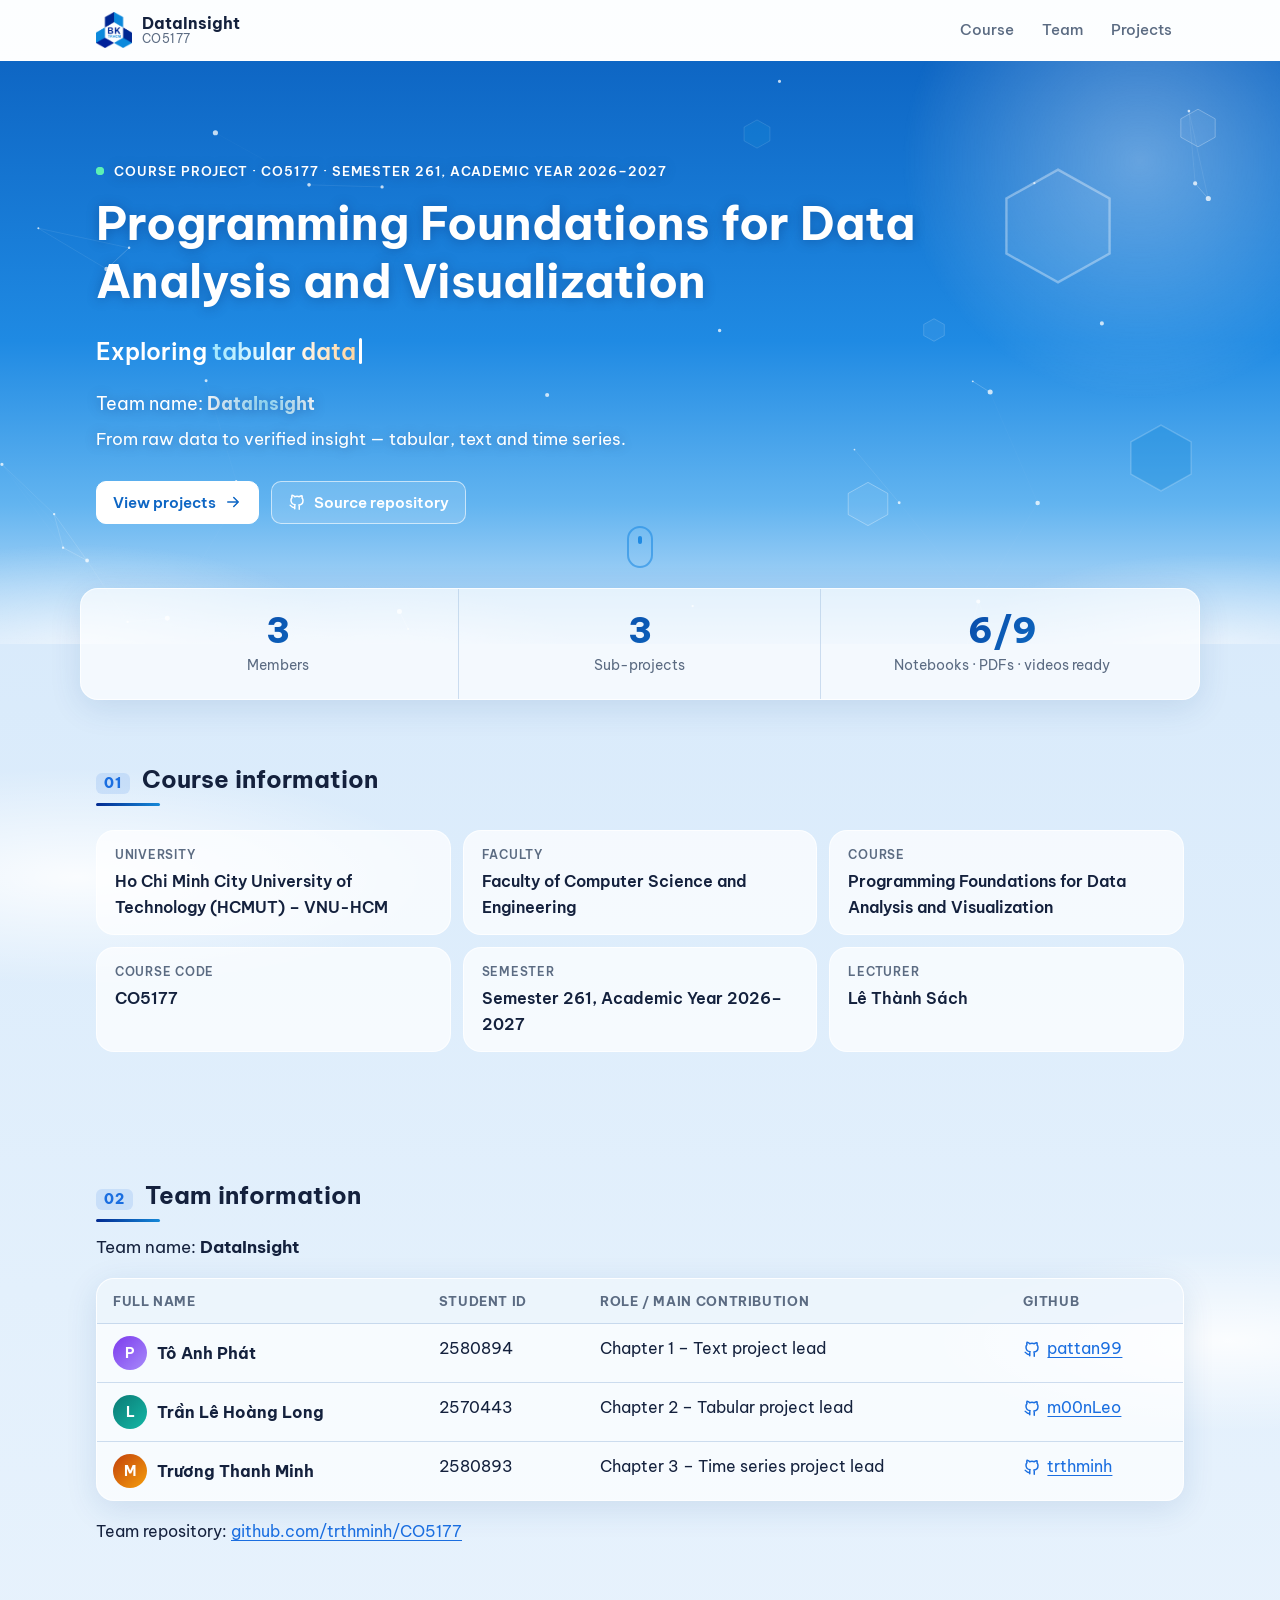
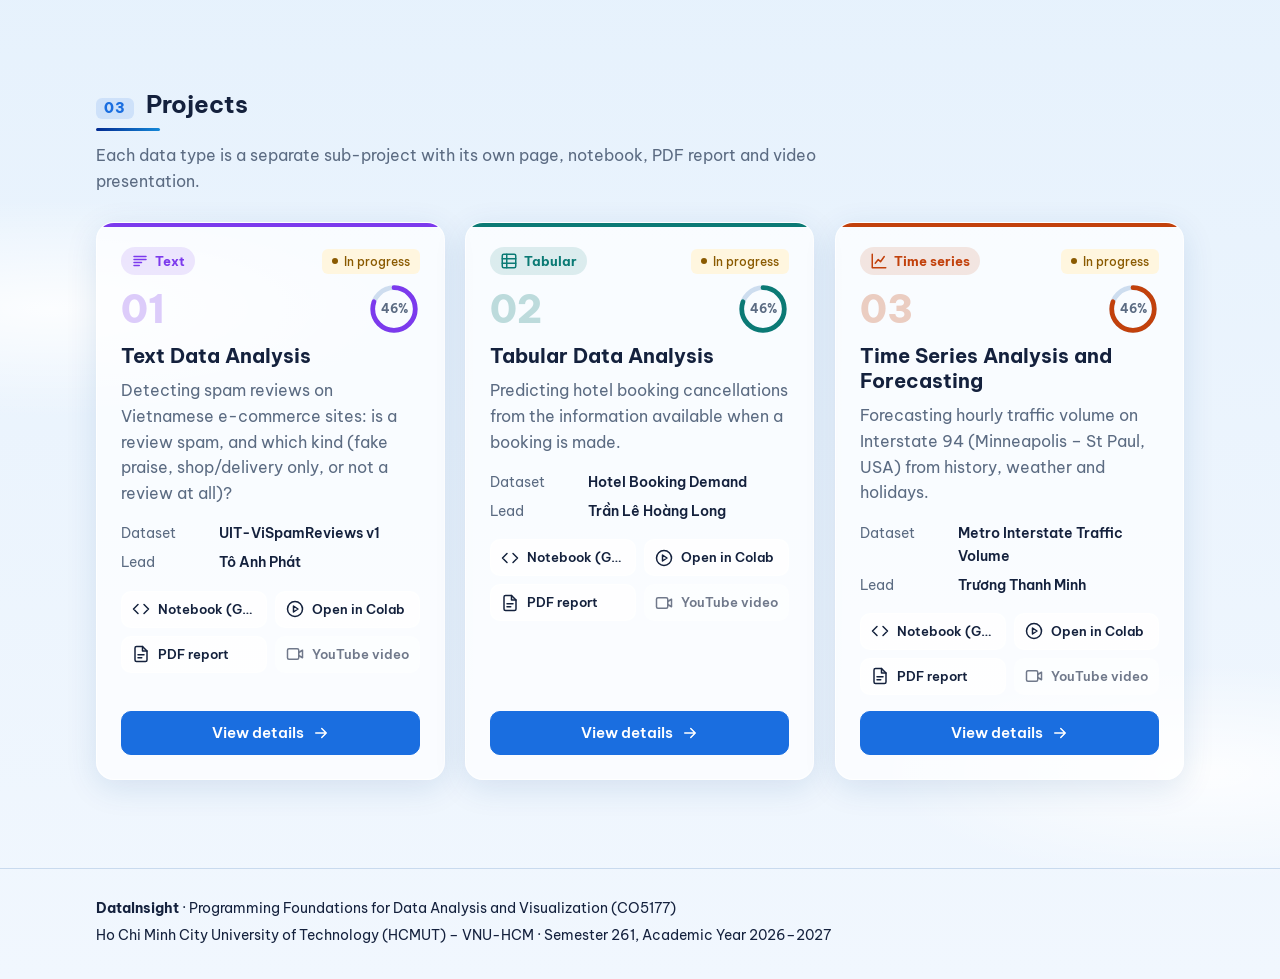
<file: index.html>
<!doctype html>
<html lang="en">
<head>
  <meta charset="utf-8">
  <meta name="viewport" content="width=device-width, initial-scale=1">
  <title>DataInsight · CO5177</title>
  <meta name="description" content="Course project for Programming Foundations for Data Analysis and Visualization (CO5177) – team DataInsight, HCMUT.">
  <link rel="icon" type="image/png" href="assets/img/hcmut-logo.png">
  <link rel="preconnect" href="https://fonts.googleapis.com">
  <link rel="preconnect" href="https://fonts.gstatic.com" crossorigin>
  <link href="https://fonts.googleapis.com/css2?family=Be+Vietnam+Pro:wght@400;500;600;700;800&display=swap" rel="stylesheet">
  <link rel="stylesheet" href="assets/css/style.css?v=8">
  <link rel="stylesheet" href="assets/css/effects.css?v=8">
  <link rel="stylesheet" href="assets/css/theme.css?v=8">
</head>
<body data-root="" data-page="home">
  <header class="site-header" id="site-header"></header>
  <main id="app">
    <noscript>
      <div class="noscript">
        This page requires JavaScript.<br>
        Repository: <a href="https://github.com/trthminh/CO5177">github.com/trthminh/CO5177</a>
      </div>
    </noscript>
  </main>
  <footer class="site-footer" id="site-footer"></footer>
  <script src="assets/js/data.js?v=10"></script>
  <script src="assets/js/effects.js?v=9"></script>
  <script src="assets/js/render.js?v=9"></script>
</body>
</html>
</file>
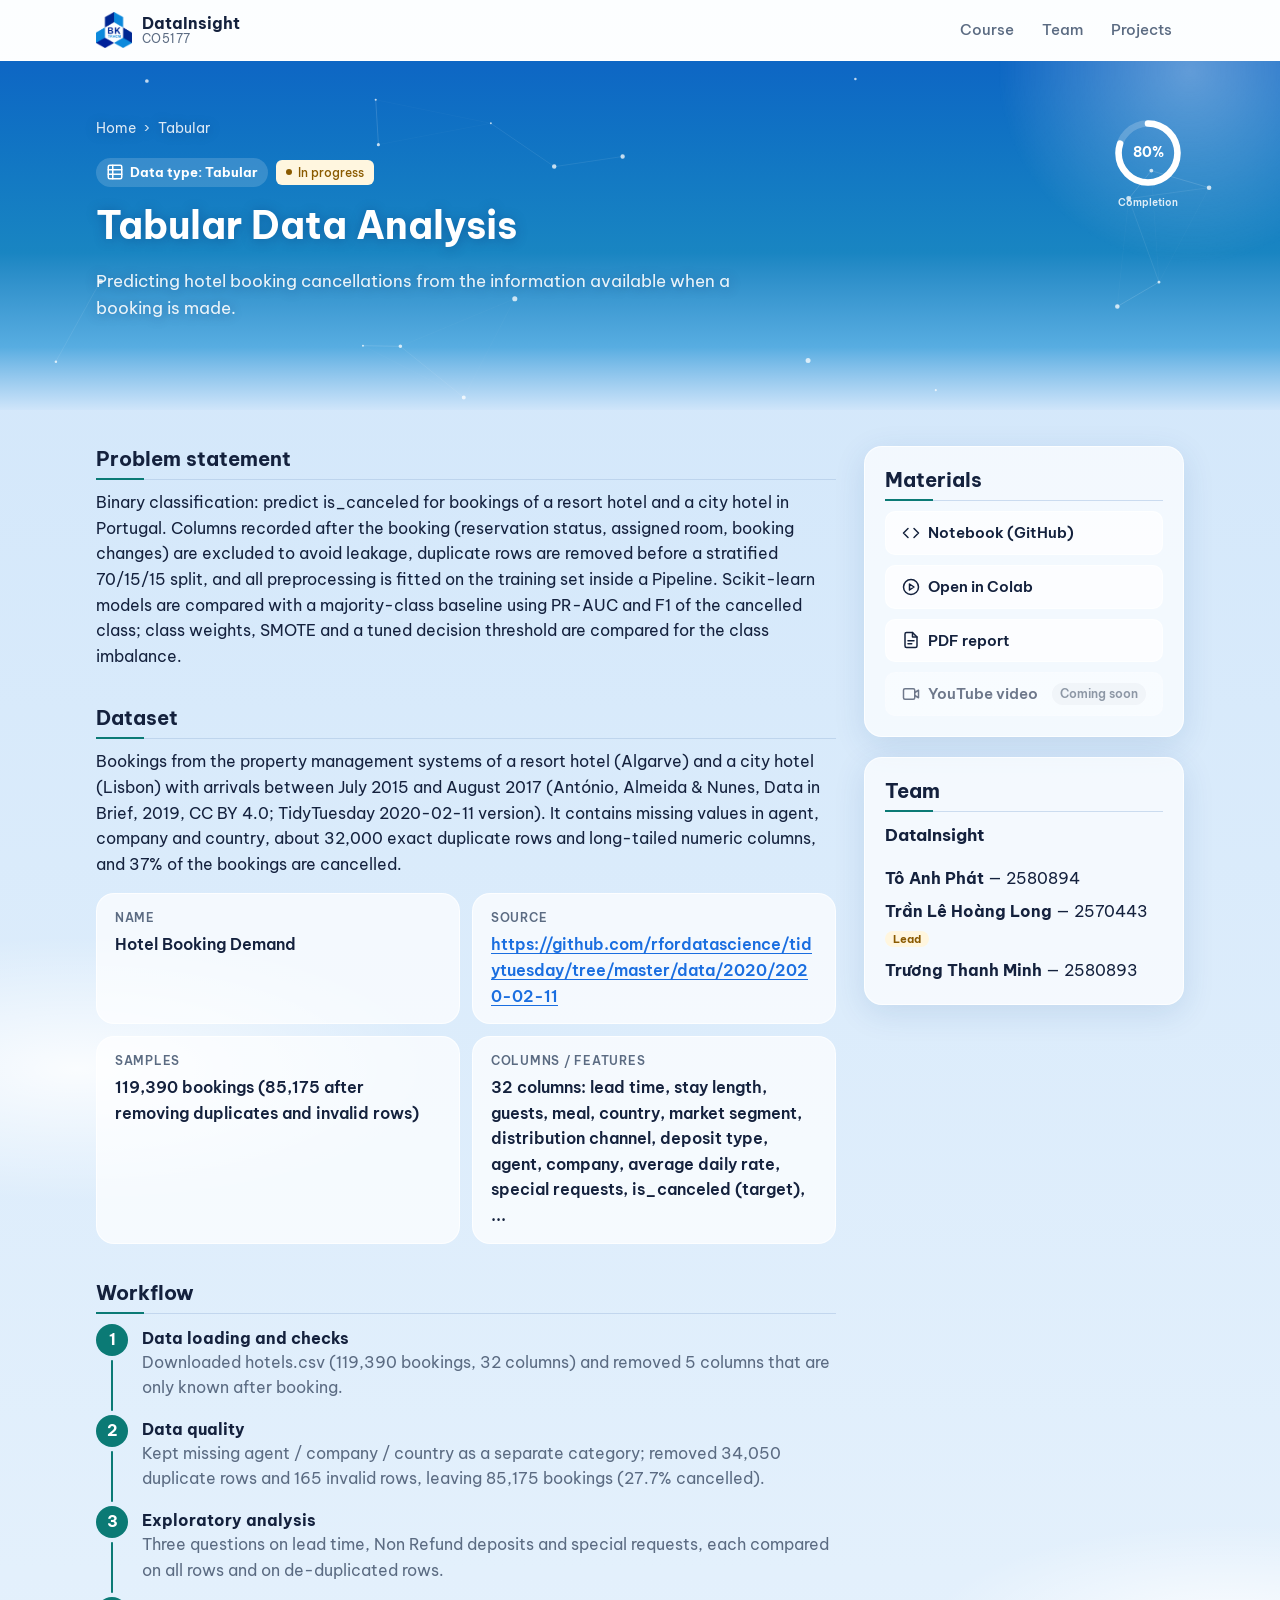
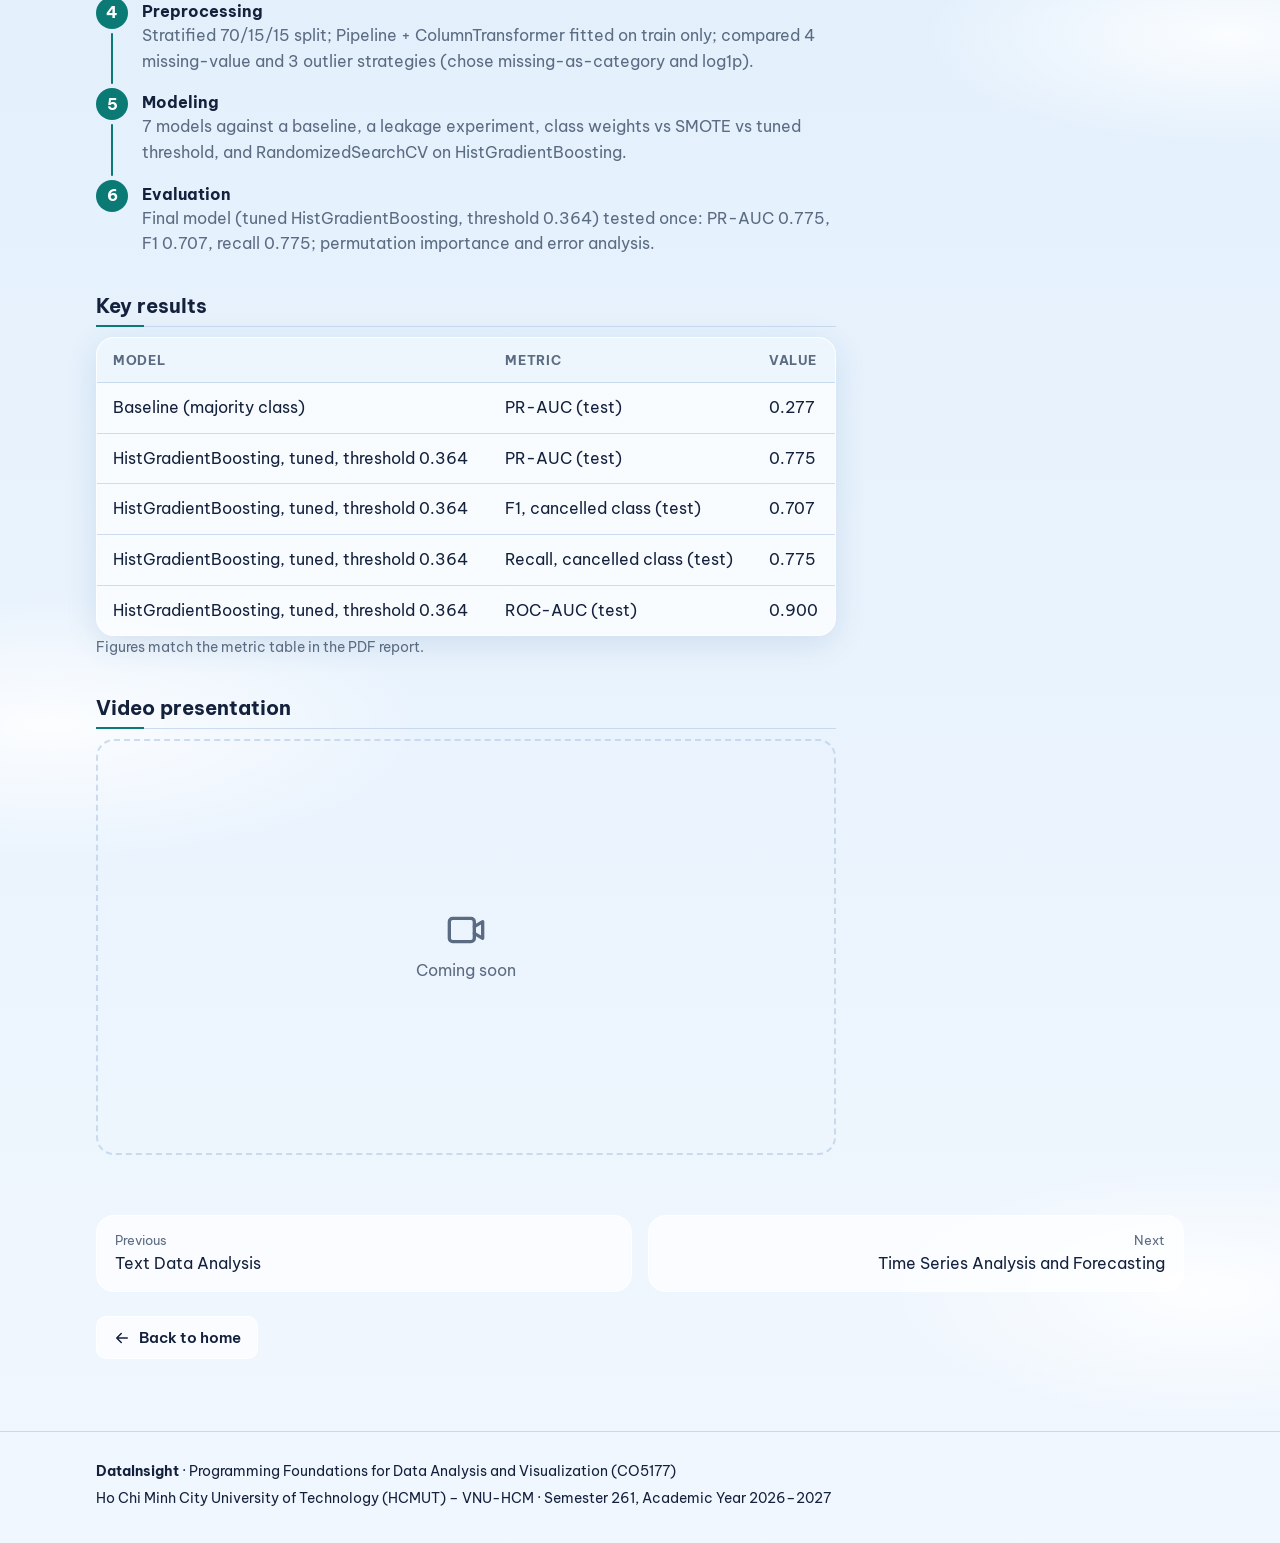
<file: tabular/index.html>
<!doctype html>
<html lang="en">
<head>
  <meta charset="utf-8">
  <meta name="viewport" content="width=device-width, initial-scale=1">
  <title>Tabular · DataInsight</title>
  <meta name="description" content="Course project for Programming Foundations for Data Analysis and Visualization (CO5177) – team DataInsight, HCMUT.">
  <link rel="icon" type="image/png" href="../assets/img/hcmut-logo.png">
  <link rel="preconnect" href="https://fonts.googleapis.com">
  <link rel="preconnect" href="https://fonts.gstatic.com" crossorigin>
  <link href="https://fonts.googleapis.com/css2?family=Be+Vietnam+Pro:wght@400;500;600;700;800&display=swap" rel="stylesheet">
  <link rel="stylesheet" href="../assets/css/style.css?v=8">
  <link rel="stylesheet" href="../assets/css/effects.css?v=8">
  <link rel="stylesheet" href="../assets/css/theme.css?v=8">
</head>
<body data-root="../" data-page="project" data-project="tabular">
  <header class="site-header" id="site-header"></header>
  <main id="app">
    <noscript>
      <div class="noscript">
        This page requires JavaScript.<br>
        Repository: <a href="https://github.com/trthminh/CO5177">github.com/trthminh/CO5177</a>
      </div>
    </noscript>
  </main>
  <footer class="site-footer" id="site-footer"></footer>
  <script src="../assets/js/data.js?v=10"></script>
  <script src="../assets/js/effects.js?v=9"></script>
  <script src="../assets/js/render.js?v=9"></script>
</body>
</html>
</file>
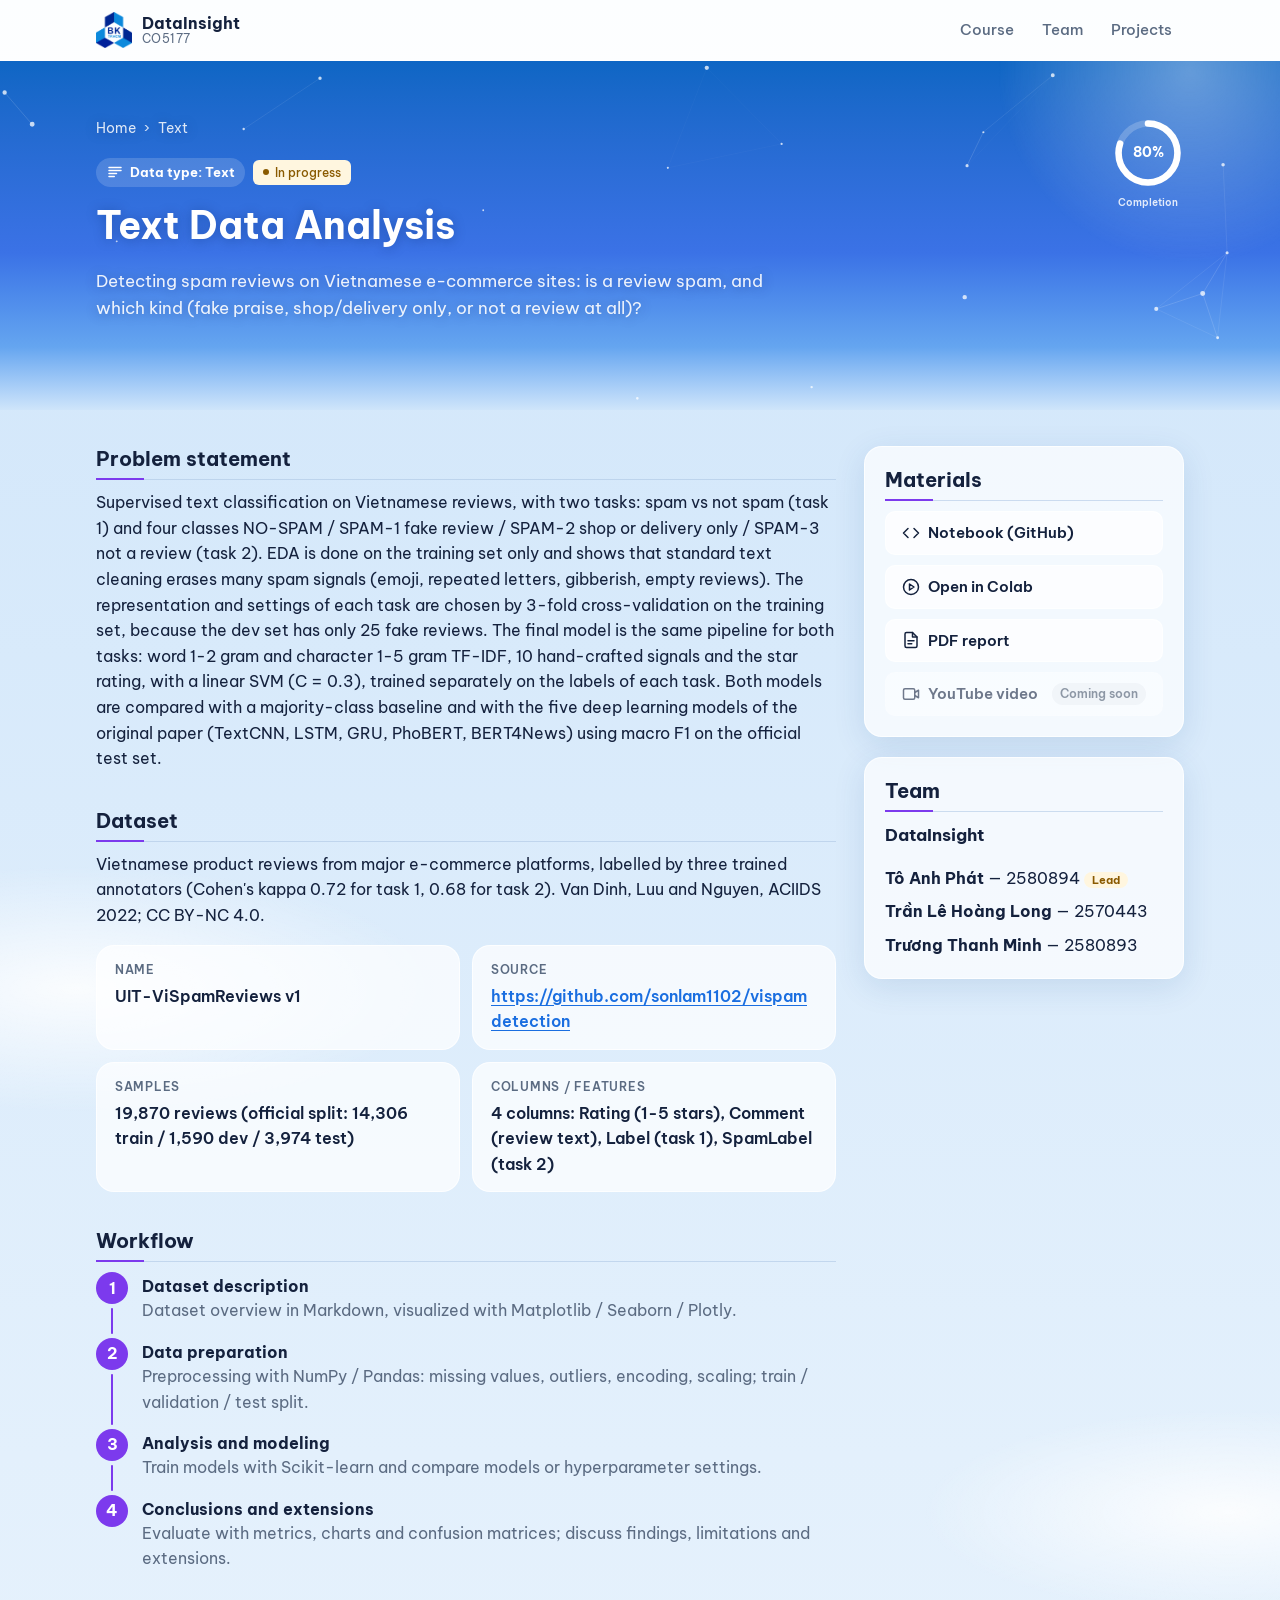
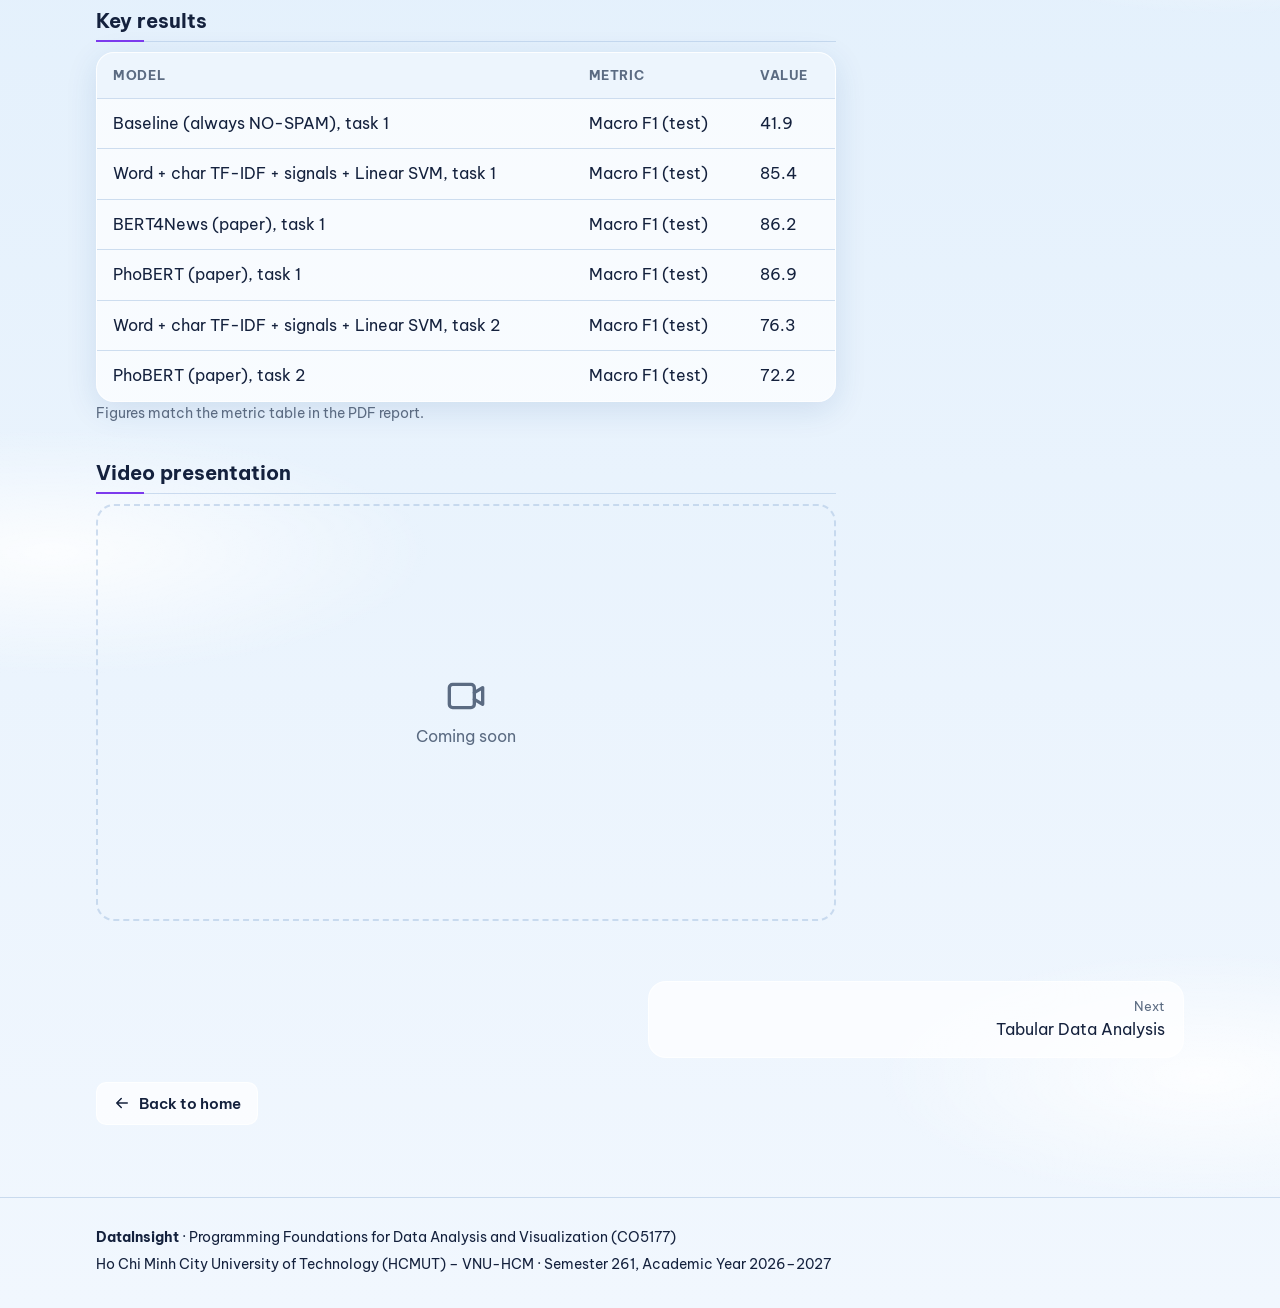
<file: text/index.html>
<!doctype html>
<html lang="en">
<head>
  <meta charset="utf-8">
  <meta name="viewport" content="width=device-width, initial-scale=1">
  <title>Text · DataInsight</title>
  <meta name="description" content="Course project for Programming Foundations for Data Analysis and Visualization (CO5177) – team DataInsight, HCMUT.">
  <link rel="icon" type="image/png" href="../assets/img/hcmut-logo.png">
  <link rel="preconnect" href="https://fonts.googleapis.com">
  <link rel="preconnect" href="https://fonts.gstatic.com" crossorigin>
  <link href="https://fonts.googleapis.com/css2?family=Be+Vietnam+Pro:wght@400;500;600;700;800&display=swap" rel="stylesheet">
  <link rel="stylesheet" href="../assets/css/style.css?v=8">
  <link rel="stylesheet" href="../assets/css/effects.css?v=8">
  <link rel="stylesheet" href="../assets/css/theme.css?v=8">
</head>
<body data-root="../" data-page="project" data-project="text">
  <header class="site-header" id="site-header"></header>
  <main id="app">
    <noscript>
      <div class="noscript">
        This page requires JavaScript.<br>
        Repository: <a href="https://github.com/trthminh/CO5177">github.com/trthminh/CO5177</a>
      </div>
    </noscript>
  </main>
  <footer class="site-footer" id="site-footer"></footer>
  <script src="../assets/js/data.js?v=10"></script>
  <script src="../assets/js/effects.js?v=9"></script>
  <script src="../assets/js/render.js?v=9"></script>
</body>
</html>
</file>
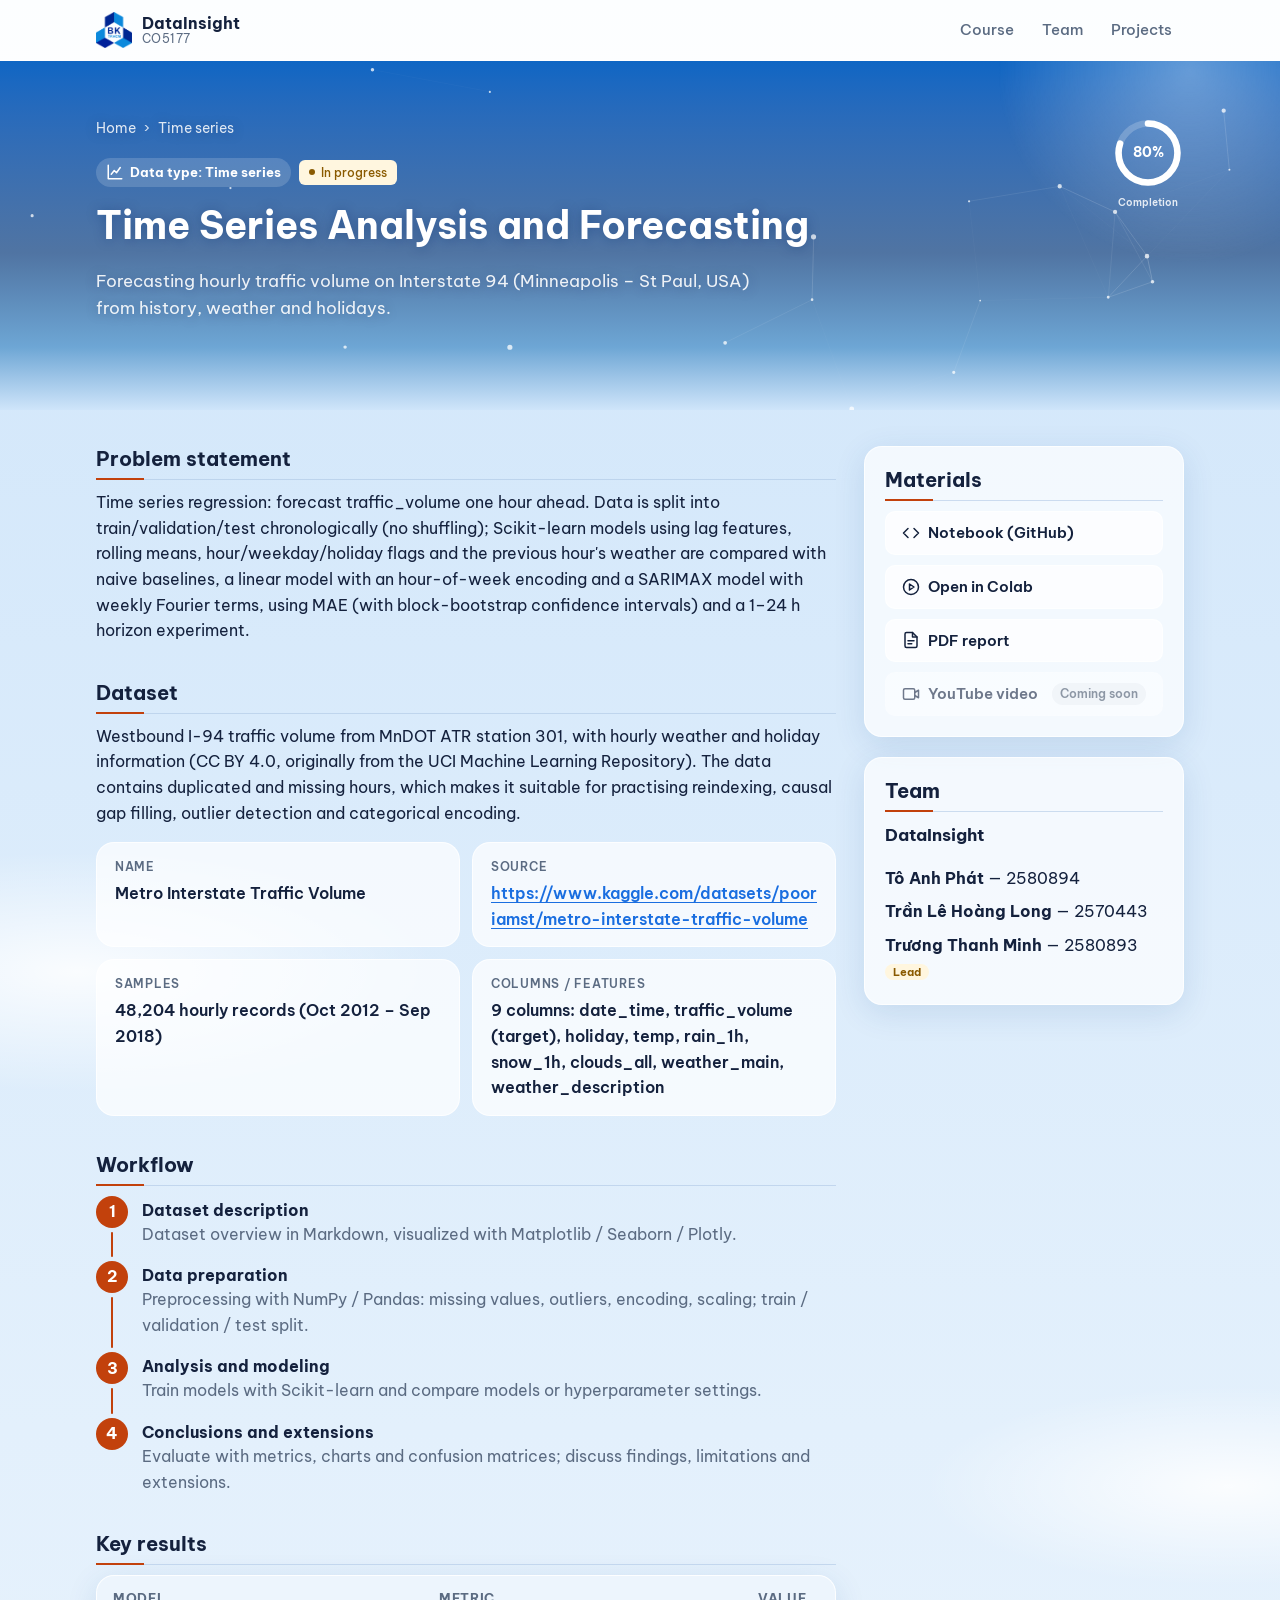
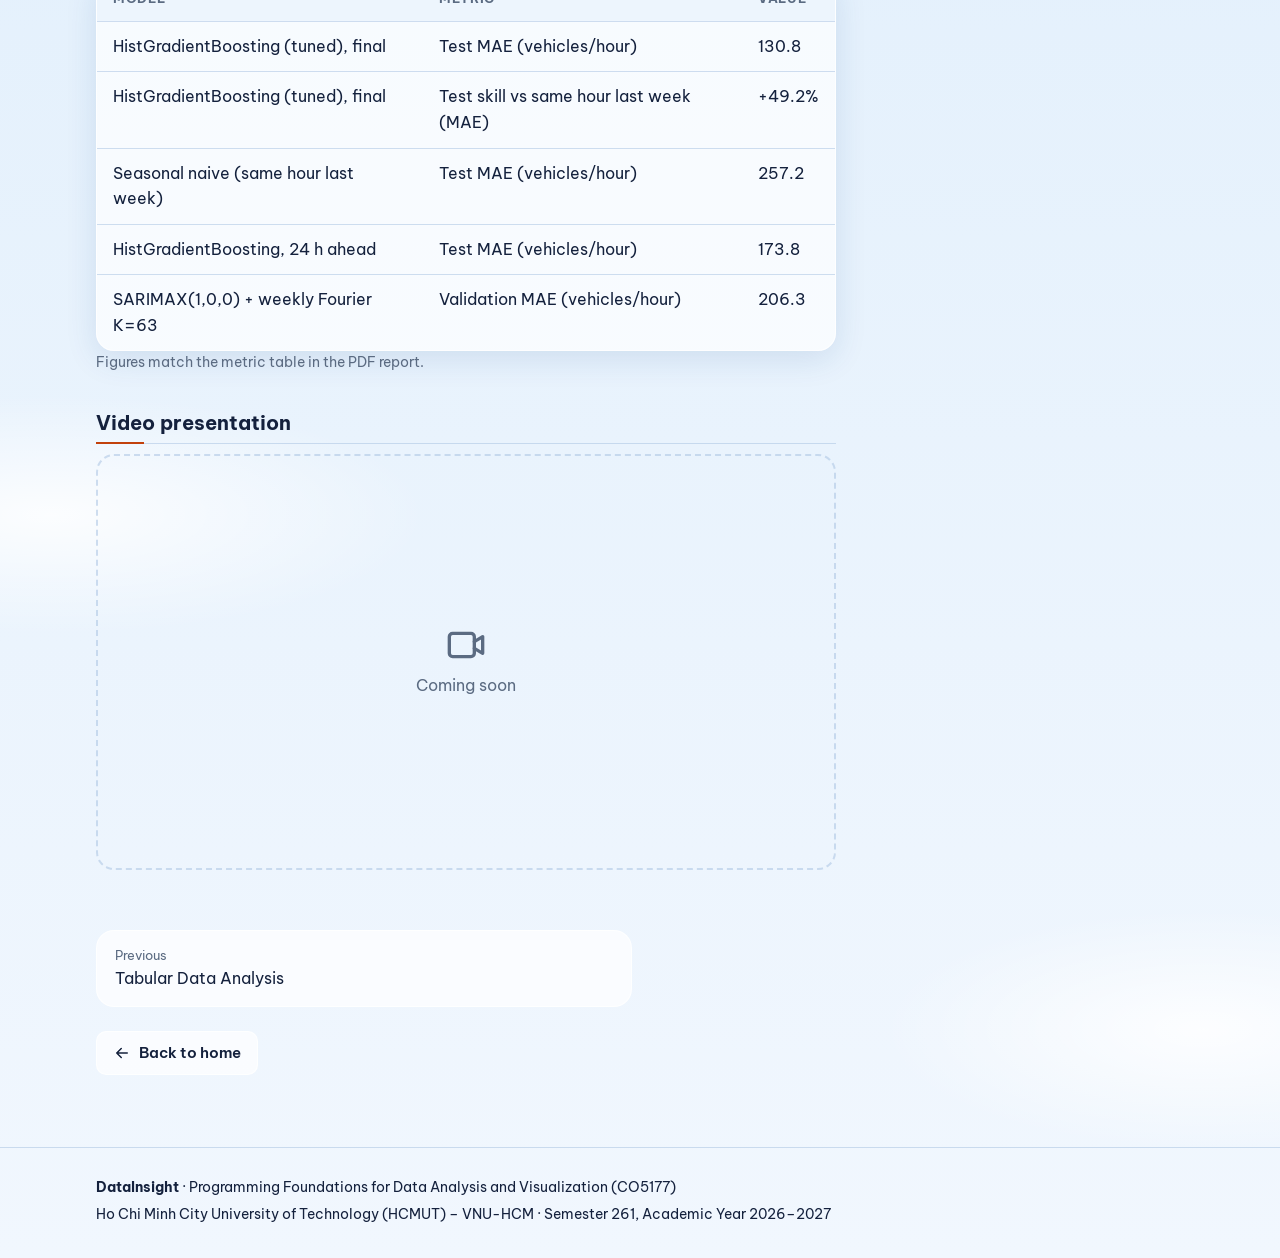
<file: timeseries/index.html>
<!doctype html>
<html lang="en">
<head>
  <meta charset="utf-8">
  <meta name="viewport" content="width=device-width, initial-scale=1">
  <title>Time series · DataInsight</title>
  <meta name="description" content="Course project for Programming Foundations for Data Analysis and Visualization (CO5177) – team DataInsight, HCMUT.">
  <link rel="icon" type="image/png" href="../assets/img/hcmut-logo.png">
  <link rel="preconnect" href="https://fonts.googleapis.com">
  <link rel="preconnect" href="https://fonts.gstatic.com" crossorigin>
  <link href="https://fonts.googleapis.com/css2?family=Be+Vietnam+Pro:wght@400;500;600;700;800&display=swap" rel="stylesheet">
  <link rel="stylesheet" href="../assets/css/style.css?v=8">
  <link rel="stylesheet" href="../assets/css/effects.css?v=8">
  <link rel="stylesheet" href="../assets/css/theme.css?v=8">
</head>
<body data-root="../" data-page="project" data-project="timeseries">
  <header class="site-header" id="site-header"></header>
  <main id="app">
    <noscript>
      <div class="noscript">
        This page requires JavaScript.<br>
        Repository: <a href="https://github.com/trthminh/CO5177">github.com/trthminh/CO5177</a>
      </div>
    </noscript>
  </main>
  <footer class="site-footer" id="site-footer"></footer>
  <script src="../assets/js/data.js?v=10"></script>
  <script src="../assets/js/effects.js?v=9"></script>
  <script src="../assets/js/render.js?v=9"></script>
</body>
</html>
</file>
<file: assets/css/style.css>
/* ===== Tokens ===== */
:root {
  --bk-blue: #1488d8;
  --bk-navy: #032b91;
  --bg: #f7f9fc;
  --surface: #ffffff;
  --surface-alt: #eef3fa;
  --text: #14213d;
  --muted: #5b6b82;
  --border: #dbe3ee;
  --primary: #0b5cc4;
  --primary-contrast: #ffffff;
  --hero-from: #032b91;
  --hero-to: #1488d8;
  --hero-text: #ffffff;
  --c-tabular: #0b7a75;
  --c-text: #7c3aed;
  --c-timeseries: #c2410c;
  --st-planned-bg: #eef1f5;   --st-planned-fg: #475569;
  --st-progress-bg: #fff4dc;  --st-progress-fg: #8a5a00;
  --st-done-bg: #dcf5e7;      --st-done-fg: #146c43;
  --shadow: 0 1px 2px rgba(16, 33, 61, .06), 0 4px 16px rgba(16, 33, 61, .06);
  --radius: 14px;
  --font: "Be Vietnam Pro", system-ui, -apple-system, "Segoe UI", Roboto, sans-serif;
  color-scheme: light;
}

@media (prefers-color-scheme: dark) {
  :root {
    --bg: #0d1420;
    --surface: #151f2e;
    --surface-alt: #111a27;
    --text: #e6edf7;
    --muted: #97a6bc;
    --border: #26344a;
    --primary: #5aa9f0;
    --primary-contrast: #06121f;
    --hero-from: #06215f;
    --hero-to: #0d5ea8;
    --c-tabular: #2dd4bf;
    --c-text: #b39dfa;
    --c-timeseries: #fb923c;
    --st-planned-bg: #233044;   --st-planned-fg: #c3cede;
    --st-progress-bg: #3d2f0f;  --st-progress-fg: #f6c768;
    --st-done-bg: #123826;      --st-done-fg: #7ee2a8;
    --shadow: 0 1px 2px rgba(0, 0, 0, .3), 0 4px 16px rgba(0, 0, 0, .25);
    color-scheme: dark;
  }
}

/* ===== Base ===== */
*, *::before, *::after { box-sizing: border-box; }
html { scroll-behavior: smooth; scroll-padding-top: 76px; }
body {
  margin: 0;
  font-family: var(--font);
  font-size: 16px;
  line-height: 1.6;
  color: var(--text);
  background: var(--bg);
  -webkit-font-smoothing: antialiased;
}
img { max-width: 100%; display: block; }
a { color: var(--primary); text-underline-offset: 3px; }
h1, h2, h3, h4 { line-height: 1.25; margin: 0 0 .5em; }
h2 { font-size: 1.5rem; }
p { margin: 0 0 1em; }
.container { width: 100%; max-width: 1120px; margin: 0 auto; padding: 0 16px; }
.muted { color: var(--muted); }
.small { font-size: .875rem; }
.icon { width: 18px; height: 18px; flex-shrink: 0; }
:focus-visible { outline: 3px solid var(--bk-blue); outline-offset: 2px; border-radius: 6px; }
.noscript { padding: 24px 16px; text-align: center; }

/* ===== Header ===== */
.site-header {
  position: sticky; top: 0; z-index: 10;
  background: var(--surface);
  border-bottom: 1px solid var(--border);
}
.header-inner { display: flex; align-items: center; gap: 16px; min-height: 60px; }
.brand { display: flex; align-items: center; gap: 10px; text-decoration: none; color: var(--text); }
.brand img { width: 36px; height: 36px; }
.brand-text { display: flex; flex-direction: column; line-height: 1.15; }
.brand-text small { color: var(--muted); font-size: .75rem; letter-spacing: .04em; }
.nav { display: flex; gap: 4px; margin-left: auto; }
.nav a {
  padding: 6px 12px; border-radius: 8px; text-decoration: none;
  color: var(--muted); font-weight: 500; font-size: .95rem;
}
.nav a:hover { color: var(--text); background: var(--surface-alt); }

/* ===== Buttons ===== */
.btn {
  display: inline-flex; align-items: center; gap: 8px;
  padding: 9px 16px; border-radius: 10px;
  font-weight: 600; font-size: .925rem; text-decoration: none;
  color: var(--text); background: var(--surface); border: 1px solid var(--border);
  transition: border-color .15s, color .15s, transform .15s;
}
a.btn:hover { border-color: var(--primary); color: var(--primary); }
.btn-primary { background: var(--primary); color: var(--primary-contrast); border-color: var(--primary); }
a.btn-primary:hover { color: var(--primary-contrast); filter: brightness(1.08); }
.btn-ghost { background: transparent; }
.btn-disabled { opacity: .6; cursor: not-allowed; border-style: dashed; }
.soon {
  margin-left: auto; font-size: .72rem; font-weight: 600; white-space: nowrap;
  padding: 2px 8px; border-radius: 999px;
  background: var(--st-planned-bg); color: var(--st-planned-fg);
}

/* ===== Hero ===== */
.hero {
  background: linear-gradient(135deg, var(--hero-from), var(--hero-to));
  color: var(--hero-text);
  padding: 72px 0 80px;
}
.eyebrow { text-transform: uppercase; letter-spacing: .08em; font-size: .8rem; font-weight: 600; opacity: .85; }
.hero h1 { font-size: clamp(1.8rem, 4.5vw, 2.9rem); max-width: 820px; }
.hero-group { font-size: 1.15rem; margin-bottom: .4em; }
.hero-lead { font-size: 1.05rem; max-width: 680px; opacity: .92; }
.hero-actions { display: flex; flex-wrap: wrap; gap: 12px; margin-top: 28px; }
.hero .btn-primary { background: #fff; color: var(--bk-navy); border-color: #fff; }
.hero .btn-ghost { color: #fff; border-color: rgba(255, 255, 255, .55); }
.hero a.btn-ghost:hover { color: #fff; border-color: #fff; background: rgba(255, 255, 255, .1); }

/* ===== Sections ===== */
.section { padding: 64px 0; }
.section-alt { background: var(--surface-alt); }
.section-lead { color: var(--muted); max-width: 720px; margin-bottom: 28px; }

.info-grid {
  display: grid; grid-template-columns: repeat(auto-fit, minmax(min(280px, 100%), 1fr)); gap: 12px;
  margin: 24px 0 0;
}
.info-grid.compact { margin-top: 12px; }
.info-row {
  background: var(--surface); border: 1px solid var(--border); border-radius: var(--radius);
  padding: 14px 18px; min-width: 0;
}
.info-row dt { font-size: .78rem; text-transform: uppercase; letter-spacing: .06em; color: var(--muted); font-weight: 600; }
.info-row dd { margin: 4px 0 0; font-weight: 600; overflow-wrap: anywhere; }

/* ===== Team ===== */
.team-name { font-size: 1.05rem; }
.table-wrap { overflow-x: auto; border-radius: var(--radius); border: 1px solid var(--border); background: var(--surface); }
table { width: 100%; border-collapse: collapse; }
th, td { text-align: left; padding: 12px 16px; border-bottom: 1px solid var(--border); vertical-align: top; }
th { font-size: .8rem; text-transform: uppercase; letter-spacing: .05em; color: var(--muted); background: var(--surface-alt); }
tbody tr:last-child td { border-bottom: 0; }
.gh-link { display: inline-flex; align-items: center; gap: 6px; }
.repo-line { margin-top: 18px; overflow-wrap: anywhere; }

@media (max-width: 640px) {
  table.members thead { display: none; }
  table.members tr { display: block; padding: 10px 0; border-bottom: 1px solid var(--border); }
  table.members tbody tr:last-child { border-bottom: 0; }
  table.members td { display: flex; gap: 12px; border: 0; padding: 4px 16px; }
  table.members td::before {
    content: attr(data-label); flex: 0 0 38%;
    font-size: .8rem; color: var(--muted); font-weight: 600;
  }
}

/* ===== Project cards ===== */
.project-grid { display: grid; grid-template-columns: repeat(auto-fit, minmax(min(300px, 100%), 1fr)); gap: 20px; }
.project-card {
  --accent: var(--primary);
  position: relative; display: flex; flex-direction: column;
  background: var(--surface); border: 1px solid var(--border); border-radius: var(--radius);
  padding: 24px; box-shadow: var(--shadow); overflow: hidden;
}
.project-card::before {
  content: ""; position: absolute; inset: 0 0 auto 0; height: 4px; background: var(--accent);
}
.type-tabular { --accent: var(--c-tabular); }
.type-text { --accent: var(--c-text); }
.type-timeseries { --accent: var(--c-timeseries); }
.card-top { display: flex; align-items: center; justify-content: space-between; gap: 8px; flex-wrap: wrap; }
.type-badge {
  display: inline-flex; align-items: center; gap: 6px;
  font-size: .8rem; font-weight: 700; color: var(--accent);
  padding: 4px 10px; border-radius: 999px;
  background: color-mix(in srgb, var(--accent) 12%, transparent);
}
.status { font-size: .75rem; font-weight: 600; padding: 3px 10px; border-radius: 999px; }
.status-planned { background: var(--st-planned-bg); color: var(--st-planned-fg); }
.status-in-progress { background: var(--st-progress-bg); color: var(--st-progress-fg); }
.status-done { background: var(--st-done-bg); color: var(--st-done-fg); }
.card-index { font-size: 2.4rem; font-weight: 800; color: var(--accent); opacity: .25; margin: 8px 0 -6px; line-height: 1; }
.project-card h3 { font-size: 1.25rem; margin-top: 8px; }
.card-summary { color: var(--muted); }
.card-meta { margin: 0 0 16px; display: grid; gap: 6px; font-size: .9rem; }
.card-meta div { display: flex; gap: 8px; }
.card-meta dt { color: var(--muted); min-width: 90px; }
.card-meta dd { margin: 0; font-weight: 600; }
.quick-links { display: grid; grid-template-columns: 1fr 1fr; gap: 8px; margin-bottom: 16px; }
.quick-links .btn { font-size: .82rem; padding: 7px 10px; }
.card-cta { margin-top: auto; justify-content: center; }

/* ===== Project page ===== */
.page-head { padding: 40px 0 36px; background: var(--surface-alt); border-bottom: 1px solid var(--border); }
.page-head .card-top { justify-content: flex-start; }
.page-head h1 { font-size: clamp(1.6rem, 4vw, 2.4rem); margin-top: 14px; }
.page-head .hero-lead { opacity: 1; color: var(--muted); }
.breadcrumb { display: flex; gap: 8px; font-size: .9rem; color: var(--muted); margin-bottom: 18px; }
.breadcrumb a { text-decoration: none; }
.project-layout {
  display: grid; grid-template-columns: minmax(0, 1fr) 320px; gap: 28px;
  padding-top: 36px; padding-bottom: 24px; align-items: start;
}
.block { margin-bottom: 36px; }
.block h2 { font-size: 1.25rem; padding-bottom: 8px; border-bottom: 1px solid var(--border); }
.placeholder { font-style: italic; }
.side-card {
  background: var(--surface); border: 1px solid var(--border); border-radius: var(--radius);
  padding: 20px; margin-bottom: 20px;
}
.project-side { position: sticky; top: 80px; }
.material-list { display: grid; gap: 10px; }
.material-list .btn { width: 100%; }
.member-list { list-style: none; padding: 0; margin: 0; display: grid; gap: 8px; }
.owner-tag {
  font-size: .7rem; font-weight: 700; padding: 1px 8px; border-radius: 999px;
  background: var(--st-progress-bg); color: var(--st-progress-fg);
}
.steps { list-style: none; padding: 0; margin: 0; display: grid; gap: 14px; }
.steps li { display: flex; gap: 14px; }
.step-num {
  flex: 0 0 32px; height: 32px; border-radius: 50%;
  display: grid; place-items: center; font-weight: 700;
  background: var(--primary); color: var(--primary-contrast);
}
.steps h4 { margin: 4px 0 2px; }
.steps p { margin: 0; color: var(--muted); }
.video-frame { position: relative; aspect-ratio: 16 / 9; border-radius: var(--radius); overflow: hidden; background: #000; }
.video-frame iframe { position: absolute; inset: 0; width: 100%; height: 100%; border: 0; }
.video-placeholder {
  aspect-ratio: 16 / 9; display: flex; flex-direction: column; align-items: center; justify-content: center; gap: 8px;
  border: 2px dashed var(--border); border-radius: var(--radius); color: var(--muted);
}
.video-placeholder .icon { width: 40px; height: 40px; }
.pager { display: grid; grid-template-columns: 1fr 1fr; gap: 16px; padding-bottom: 24px; }
.pager-link {
  display: flex; flex-direction: column; padding: 14px 18px; text-decoration: none;
  border: 1px solid var(--border); border-radius: var(--radius); background: var(--surface); color: var(--text);
}
.pager-link:hover { border-color: var(--primary); }
.pager-link small { color: var(--muted); }
.pager-link.next { text-align: right; grid-column: 2; }
.back-home { padding-bottom: 48px; }

@media (max-width: 860px) {
  .project-layout { grid-template-columns: 1fr; }
  .project-side { position: static; order: -1; }
}

/* ===== Footer ===== */
.site-footer { border-top: 1px solid var(--border); background: var(--surface); padding: 28px 0; font-size: .9rem; }
.footer-inner p { margin: 0 0 4px; }

/* ===== Mobile ===== */
@media (max-width: 640px) {
  .nav { display: none; }
  .hero { padding: 48px 0 56px; }
  .section { padding: 44px 0; }
  .pager { grid-template-columns: 1fr; }
  .pager-link.next { grid-column: 1; }
}

@media print {
  .site-header, .hero-actions, .pager, .back-home { display: none; }
  .hero { background: none; color: #000; padding: 16px 0; }
}

/* Ngăn tràn ngang trên màn hình hẹp */
.hero h1, .hero-lead, .card-summary, .info-row dd { overflow-wrap: anywhere; }
.quick-links .btn span { white-space: nowrap; overflow: hidden; text-overflow: ellipsis; }
@media (max-width: 380px) { .quick-links { grid-template-columns: 1fr; } }
</file>
<file: assets/css/effects.css>
/* =====================================================================
   HIỆU ỨNG CHUYỂN ĐỘNG — dùng cùng assets/js/effects.js
   ===================================================================== */

/* ----- Header: thu nhỏ khi cuộn + thanh tiến độ ----- */
/* Không đổi chiều cao header khi cuộn: đổi min-height buộc trình duyệt tính lại layout cả trang mỗi khung hình. */
.site-header { transition: box-shadow .3s; }
.site-header.scrolled { box-shadow: 0 6px 24px rgba(3, 43, 145, .12); }
.brand img { transition: transform .6s cubic-bezier(.2, .8, .2, 1); }
.brand:hover img { transform: rotate(360deg) scale(1.08); }
.scroll-progress {
  position: absolute; left: 0; right: 0; bottom: -1px; height: 3px;
  background: linear-gradient(90deg, var(--bk-navy), var(--bk-blue), var(--c-text), var(--c-timeseries));
  transform: scaleX(0); transform-origin: left; pointer-events: none;
}
.nav a { position: relative; }
.nav a::after {
  content: ""; position: absolute; left: 12px; right: 12px; bottom: 2px; height: 2px; border-radius: 2px;
  background: var(--primary); transform: scaleX(0); transition: transform .3s;
}
.nav a:hover::after { transform: scaleX(1); }

/* ----- Nút: nổi lên, vệt sáng, gợn sóng ----- */
.btn { position: relative; overflow: hidden; isolation: isolate; }
a.btn:hover { transform: translateY(-2px); box-shadow: 0 8px 20px rgba(11, 92, 196, .18); }
a.btn:active { transform: translateY(0); }
a.btn .icon:last-child { transition: transform .25s; }
a.btn:hover .icon:last-child { transform: translateX(3px); }
/* Vệt sáng chỉ chạy khi hover (trước đây chạy vô hạn) */
.shine::after {
  content: ""; position: absolute; top: 0; bottom: 0; left: 0; width: 40%; z-index: -1;
  background: linear-gradient(110deg, transparent, rgba(20, 136, 216, .35), transparent);
  transform: translateX(-150%) skewX(-20deg);
}
.shine:hover::after { animation: shine .9s ease-in-out; }
@keyframes shine { to { transform: translateX(330%) skewX(-20deg); } }
.ripple {
  position: absolute; border-radius: 50%; pointer-events: none; z-index: -1;
  background: currentColor; opacity: .25; transform: scale(0);
  animation: ripple .65s ease-out forwards;
}
@keyframes ripple { to { transform: scale(1); opacity: 0; } }

/* ----- Hero ----- */
.hero, .page-head { position: relative; overflow: hidden; isolation: isolate; }
.hero {
  background: linear-gradient(120deg, var(--hero-from), #0a47b8, var(--hero-to), #0a3aa8, var(--hero-from));
  background-size: 300% 300%;
  animation: gradient-shift 18s ease infinite;
  padding: 96px 0 120px;
}
@keyframes gradient-shift { 0%, 100% { background-position: 0% 50%; } 50% { background-position: 100% 50%; } }
.hero-canvas { position: absolute; inset: 0; z-index: -1; pointer-events: none; }
.hero-glow {
  position: absolute; z-index: -1; width: 520px; height: 520px; border-radius: 50%;
  right: -120px; top: -160px; pointer-events: none; will-change: transform;
  background: radial-gradient(circle, rgba(124, 196, 255, .45), transparent 70%);
  animation: glow-drift 14s ease-in-out infinite alternate;
}
@keyframes glow-drift { to { transform: translate(-180px, 140px) scale(1.2); } }
.hero-hexes { position: absolute; inset: 0; z-index: -1; pointer-events: none; }
.hex { position: absolute; animation: hex-float 12s ease-in-out infinite; animation-delay: var(--delay); }
.hex polygon { fill: rgba(255, 255, 255, .06); stroke: rgba(255, 255, 255, .35); stroke-width: 2; }
.hex-1 polygon, .hex-4 polygon { fill: rgba(20, 136, 216, .35); stroke: rgba(255, 255, 255, .2); }
@keyframes hex-float {
  0%, 100% { transform: translateY(0) rotate(0deg); }
  50% { transform: translateY(-22px) rotate(12deg); }
}
.hero-inner { position: relative; }

/* Tiêu đề hiện từng chữ */
.split .word { display: inline-block; }
.js-anim .split .word {
  opacity: 0; transform: translateY(.7em) rotate(4deg);
  animation: word-in .9s cubic-bezier(.2, .75, .2, 1) forwards;
  animation-delay: calc(var(--i) * 70ms + 150ms);
}
@keyframes word-in { to { opacity: 1; transform: none; } }
.js-anim .fade-up { opacity: 0; animation: fade-up .9s cubic-bezier(.2, .75, .2, 1) forwards; animation-delay: var(--d, 0ms); }
@keyframes fade-up { from { opacity: 0; translate: 0 18px; } to { opacity: 1; translate: 0 0; } }

.eyebrow { display: inline-flex; align-items: center; gap: 10px; flex-wrap: wrap; }
/* Vòng lan toả dùng transform + opacity (chạy trên GPU) thay vì animate box-shadow (vẽ lại mỗi khung hình) */
.pulse-dot { position: relative; width: 8px; height: 8px; border-radius: 50%; background: #5cf0b4; flex-shrink: 0; }
.pulse-dot::after {
  content: ""; position: absolute; inset: 0; border-radius: 50%; background: #5cf0b4;
  animation: pulse 2s ease-out infinite;
}
@keyframes pulse { from { transform: scale(1); opacity: .7; } 70%, to { transform: scale(3.5); opacity: 0; } }

/* Chữ gõ máy */
.hero-rotate { font-size: clamp(1.1rem, 2.4vw, 1.45rem); font-weight: 600; margin-bottom: .8em; min-height: 1.6em; }
.typewriter {
  background: linear-gradient(90deg, #9fe7ff, #ffffff, #ffd59e);
  -webkit-background-clip: text; background-clip: text; color: transparent;
}
.caret {
  display: inline-block; width: 3px; height: 1.1em; margin-left: 3px; vertical-align: -.15em;
  background: #fff; border-radius: 2px; animation: blink 1s steps(1) infinite;
}
@keyframes blink { 50% { opacity: 0; } }
/* Gradient tĩnh: animate background-position trên chữ buộc vẽ lại liên tục */
.shimmer-text {
  background: linear-gradient(90deg, #fff, #9fe7ff 55%, #fff);
  -webkit-background-clip: text; background-clip: text; color: transparent;
}

.scroll-hint {
  position: absolute; left: 50%; bottom: 76px; translate: -50% 0;
  width: 26px; height: 42px; border: 2px solid rgba(255, 255, 255, .6); border-radius: 14px;
}
.scroll-hint span {
  position: absolute; left: 50%; top: 8px; width: 4px; height: 8px; margin-left: -2px;
  border-radius: 2px; background: #fff; animation: scroll-dot 1.8s ease-in-out infinite;
}
@keyframes scroll-dot { 0% { opacity: 0; transform: translateY(0); } 30% { opacity: 1; } 100% { opacity: 0; transform: translateY(16px); } }

/* ----- Dải thống kê ----- */
.stats-band { position: relative; z-index: 2; margin-top: -56px; }
.stats {
  display: grid; grid-template-columns: repeat(3, 1fr);
  background: var(--surface); border: 1px solid var(--border); border-radius: 18px;
  box-shadow: 0 18px 50px rgba(3, 43, 145, .16); overflow: hidden;
}
.stat { padding: 22px 24px; text-align: center; border-right: 1px solid var(--border); }
.stat:last-child { border-right: 0; }
.stat-value {
  display: block; font-size: 2.2rem; font-weight: 800; line-height: 1.1; font-variant-numeric: tabular-nums;
  background: linear-gradient(135deg, var(--bk-navy), var(--bk-blue));
  -webkit-background-clip: text; background-clip: text; color: transparent;
}
.stat-label { display: block; margin-top: 4px; color: var(--muted); font-size: .9rem; }
@media (prefers-color-scheme: dark) {
  .stat-value { background-image: linear-gradient(135deg, #9fd2ff, #5aa9f0); }
}

/* ----- Hiện dần khi cuộn ----- */
.js-anim .reveal { opacity: 0; }
.js-anim .reveal.in { animation: reveal-in .85s cubic-bezier(.2, .75, .2, 1) both; animation-delay: var(--d, 0ms); }
@keyframes reveal-in { from { opacity: 0; translate: 0 32px; } to { opacity: 1; translate: 0 0; } }
.js-anim .row-reveal.in { animation-name: row-in; }
@keyframes row-in { from { opacity: 0; translate: -24px 0; } to { opacity: 1; translate: 0 0; } }

/* ----- Tiêu đề section ----- */
.section-title { display: flex; align-items: baseline; gap: 12px; position: relative; padding-bottom: 12px; }
.kicker {
  font-size: .85rem; font-weight: 800; letter-spacing: .08em; color: var(--primary);
  padding: 2px 8px; border-radius: 6px; background: color-mix(in srgb, var(--primary) 12%, transparent);
}
.section-title::after {
  content: ""; position: absolute; left: 0; bottom: 0; height: 3px; width: 64px; border-radius: 3px;
  background: linear-gradient(90deg, var(--bk-navy), var(--bk-blue));
  transform: scaleX(0); transform-origin: left; transition: transform .9s .3s cubic-bezier(.2, .75, .2, 1);
}
.section-title.in::after, html:not(.js-anim) .section-title::after { transform: scaleX(1); }

/* ----- Thẻ thông tin & bảng thành viên ----- */
.info-row { position: relative; overflow: hidden; transition: transform .25s, border-color .25s, box-shadow .25s; }
.info-row::before {
  content: ""; position: absolute; left: 0; top: 0; bottom: 0; width: 3px;
  background: linear-gradient(var(--bk-navy), var(--bk-blue)); transform: scaleY(0); transition: transform .3s;
}
.info-row:hover { transform: translateY(-3px); border-color: var(--bk-blue); box-shadow: var(--shadow); }
.info-row:hover::before { transform: scaleY(1); }
table.members tbody tr { transition: background .2s; }
table.members tbody tr:hover { background: color-mix(in srgb, var(--primary) 6%, transparent); }
.member-cell { display: inline-flex; align-items: center; gap: 10px; }
.avatar {
  width: 34px; height: 34px; border-radius: 50%; flex-shrink: 0;
  display: grid; place-items: center; font-weight: 700; font-size: .9rem; color: #fff;
  background: linear-gradient(135deg, #0b7a75, #14b8a6);
  transition: transform .3s;
}
.avatar-text { background: linear-gradient(135deg, #7c3aed, #a78bfa); }
.avatar-timeseries { background: linear-gradient(135deg, #c2410c, #f59e0b); }
tr:hover .avatar { transform: scale(1.12) rotate(-8deg); }

/* ----- Thẻ bài con: nghiêng 3D + vệt sáng theo chuột ----- */
.project-card {
  transform: perspective(900px) rotateX(var(--rx, 0deg)) rotateY(var(--ry, 0deg));
  transition: transform .2s ease-out, box-shadow .3s, border-color .3s;
}
.project-card:hover {
  box-shadow: 0 22px 50px color-mix(in srgb, var(--accent) 25%, transparent);
  border-color: color-mix(in srgb, var(--accent) 45%, var(--border));
}
.spotlight {
  position: absolute; inset: 0; pointer-events: none; opacity: 0; transition: opacity .3s;
  background: radial-gradient(360px circle at var(--mx, 50%) var(--my, 50%),
    color-mix(in srgb, var(--accent) 16%, transparent), transparent 60%);
}
.project-card:hover .spotlight { opacity: 1; }
.project-card > *:not(.spotlight) { position: relative; }
.project-card::before { transition: height .3s; z-index: 1; }
.project-card:hover::before { height: 6px; }
.card-head { display: flex; align-items: center; justify-content: space-between; margin-top: 8px; }
.card-head .card-index { margin: 0; transition: opacity .3s, transform .3s; }
.project-card:hover .card-index { opacity: .55; transform: translateX(4px); }
.type-badge .icon { transition: transform .4s; }
.project-card:hover .type-badge .icon { transform: rotate(-12deg) scale(1.15); }

/* Vòng tiến độ */
.ring-wrap { position: relative; width: 52px; height: 52px; flex-shrink: 0; }
.ring { width: 100%; height: 100%; transform: rotate(-90deg); }
.ring circle { fill: none; stroke-width: 4; }
.ring-bg { stroke: var(--border); }
.ring-fg {
  stroke: var(--accent, var(--primary)); stroke-linecap: round;
  stroke-dasharray: 113.1; stroke-dashoffset: 113.1;
  transition: stroke-dashoffset 1.6s cubic-bezier(.2, .75, .2, 1) .3s;
}
.in .ring-fg, html:not(.js-anim) .ring-fg { stroke-dashoffset: calc(113.1 - 113.1 * var(--p) / 100); }
.ring-label {
  position: absolute; inset: 0; display: grid; place-items: center;
  font-size: .72rem; font-weight: 700; color: var(--muted); font-variant-numeric: tabular-nums;
}

/* Trạng thái "đang thực hiện" có chấm nhấp nháy */
.status { display: inline-flex; align-items: center; gap: 6px; }
.status-in-progress::before {
  content: ""; width: 6px; height: 6px; border-radius: 50%; background: currentColor; animation: blink 1.2s infinite;
}

/* ----- Trang bài con ----- */
body[data-project="tabular"] { --accent: var(--c-tabular); }
body[data-project="text"] { --accent: var(--c-text); }
body[data-project="timeseries"] { --accent: var(--c-timeseries); }
.page-head {
  padding: 56px 0 52px; border-bottom: 0; color: #fff;
  background: linear-gradient(120deg, var(--hero-from), color-mix(in srgb, var(--accent) 65%, var(--hero-to)), var(--hero-from));
  background-size: 300% 300%;
  animation: gradient-shift 18s ease infinite;
}
.page-head .hero-glow { width: 420px; height: 420px; top: -200px; }
.page-head-inner { position: relative; }
.page-head .breadcrumb, .page-head .breadcrumb a { color: rgba(255, 255, 255, .85); }
.page-head .breadcrumb a:hover { color: #fff; }
.page-head .type-badge { color: #fff; background: rgba(255, 255, 255, .16); }
.page-head .hero-lead { color: rgba(255, 255, 255, .9); }
.page-head-ring {
  position: absolute; right: 16px; top: 0; display: flex; flex-direction: column; align-items: center; gap: 6px;
  color: rgba(255, 255, 255, .85); font-size: .75rem; font-weight: 600;
}
.page-head-ring .ring-wrap { width: 72px; height: 72px; }
.page-head-ring .ring-bg { stroke: rgba(255, 255, 255, .2); }
.page-head-ring .ring-fg { stroke: #fff; }
.page-head-ring .ring-label { color: #fff; font-size: .9rem; }

.block h2 { position: relative; }
.block h2::after {
  content: ""; position: absolute; left: 0; bottom: -1px; height: 2px; width: 48px;
  background: var(--accent, var(--primary)); transform: scaleX(0); transform-origin: left;
  transition: transform .8s .25s cubic-bezier(.2, .75, .2, 1);
}
.block.in h2::after, html:not(.js-anim) .block h2::after { transform: scaleX(1); }
.step-num { background: var(--accent, var(--primary)); }

/* Timeline: mỗi bước có một đoạn nối tới bước sau, nằm DƯỚI vòng số và tự vẽ khi bước hiện ra */
.timeline li { position: relative; }
.timeline li:not(:last-child)::before,
.timeline li:not(:last-child)::after {
  content: ""; position: absolute; left: 15px; top: 36px; bottom: -10px; width: 2px; border-radius: 2px;
}
.timeline li:not(:last-child)::before { background: var(--border); }
.timeline li:not(:last-child)::after {
  background: var(--accent, var(--primary)); transform: scaleY(0); transform-origin: top;
  transition: transform .6s .35s ease-out;
}
.timeline li.in::after, html:not(.js-anim) .timeline li::after { transform: scaleY(1); }
.timeline .step-num { position: relative; z-index: 1; transition: transform .3s, box-shadow .3s; }
.timeline li:hover .step-num { transform: scale(1.15); box-shadow: 0 0 0 6px color-mix(in srgb, var(--accent, var(--primary)) 20%, transparent); }

.side-card { transition: transform .25s, box-shadow .25s; }
.side-card:hover { transform: translateY(-3px); box-shadow: var(--shadow); }
.member-list li { transition: transform .2s; }
.member-list li:hover { transform: translateX(4px); }
.pager-link { transition: transform .25s, border-color .25s, box-shadow .25s; }
.pager-link:hover { transform: translateY(-3px); box-shadow: var(--shadow); }

/* Ô chờ video */
.video-placeholder .icon { animation: bob 2.4s ease-in-out infinite; }
@keyframes bob { 50% { transform: translateY(-6px); } }

/* ----- Nút lên đầu trang ----- */
.back-top {
  position: fixed; right: 20px; bottom: 20px; z-index: 20;
  width: 46px; height: 46px; border-radius: 50%; border: 0; cursor: pointer;
  display: grid; place-items: center; color: #fff;
  background: linear-gradient(135deg, var(--bk-navy), var(--bk-blue));
  box-shadow: 0 10px 24px rgba(3, 43, 145, .35);
  opacity: 0; transform: translateY(16px) scale(.8); pointer-events: none;
  transition: opacity .3s, transform .3s;
}
.back-top svg { width: 20px; height: 20px; }
.back-top.show { opacity: 1; transform: none; pointer-events: auto; }
.back-top.show:hover { transform: translateY(-3px); }

/* ----- Mobile ----- */
@media (max-width: 640px) {
  .hero { padding: 64px 0 100px; }
  .stats { grid-template-columns: 1fr; }
  .stat { border-right: 0; border-bottom: 1px solid var(--border); padding: 16px; }
  .stat:last-child { border-bottom: 0; }
  .hex-0 { width: 70px !important; }
  .scroll-hint { display: none; }
  .page-head-ring { position: static; flex-direction: row; margin-bottom: 12px; }
}

/* ----- Tôn trọng tuỳ chọn giảm chuyển động ----- */
@media (prefers-reduced-motion: reduce) {
  *, *::before, *::after { animation: none !important; transition: none !important; scroll-behavior: auto !important; }
  .project-card { transform: none !important; }
}
</file>
<file: assets/css/theme.css>
/* =====================================================================
   THEME HCMUT — nền trời xanh + mây, thẻ kính mờ (glassmorphism)
   theo giao diện cổng thông tin của trường. Nạp SAU style.css / effects.css.
   ===================================================================== */

:root {
  --primary: #1a6ee0;
  --sky-1: #0e66c4;
  --sky-2: #1f8ae3;
  --sky-3: #62b4f0;
  --page-top: #cfe5fa;
  --page-mid: #e3f0fc;
  --page-bottom: #f1f7fe;
  --cloud: rgba(255, 255, 255, .85);
  --glass: rgba(255, 255, 255, .7);
  --glass-strong: rgba(255, 255, 255, .94);
  --glass-border: rgba(255, 255, 255, .75);
  --glass-shadow: 0 8px 32px rgba(14, 70, 140, .12);
  --bg: #eaf4fd;
  --surface-alt: rgba(232, 242, 253, .7);
  --border: rgba(170, 196, 226, .55);
  --st-done-bg: #effbe6;      --st-done-fg: #3b7f1a;
  --st-progress-bg: #fff6df;  --st-progress-fg: #8a5a00;
  --radius: 18px;
}

@media (prefers-color-scheme: dark) {
  :root {
    --primary: #6cb2f5;
    --sky-1: #06234f;
    --sky-2: #0b3f7f;
    --sky-3: #1662a8;
    --page-top: #0c2242;
    --page-mid: #0b1a30;
    --page-bottom: #0a1322;
    --cloud: rgba(120, 170, 230, .12);
    --glass: rgba(20, 32, 50, .62);
    --glass-strong: rgba(18, 30, 50, .95);
    --glass-border: rgba(140, 180, 230, .16);
    --glass-shadow: 0 8px 32px rgba(0, 0, 0, .35);
    --bg: #0b1626;
    --surface-alt: rgba(18, 30, 48, .6);
    --border: rgba(120, 150, 190, .22);
    --st-done-bg: #15361f;      --st-done-fg: #8fe0a0;
  }
}

/* ----- Nền trang: MỘT dải trời liền mạch trải theo chiều dài trang -----
   Hero kết thúc đúng màu --page-top nên không có đường nối giữa hero và phần dưới. */
html { background: var(--page-bottom); }
body { position: relative; background: transparent; }
body::before {
  content: ""; position: absolute; inset: 0; z-index: -2; pointer-events: none;
  background:
    radial-gradient(ellipse 40% 6% at 6% 34%, var(--cloud), transparent 70%),
    radial-gradient(ellipse 34% 5% at 96% 52%, var(--cloud), transparent 70%),
    radial-gradient(ellipse 42% 6% at 4% 74%, var(--cloud), transparent 70%),
    radial-gradient(ellipse 36% 6% at 94% 92%, var(--cloud), transparent 70%),
    linear-gradient(180deg, var(--page-top) 0%, var(--page-mid) 50%, var(--page-bottom) 100%);
}

/* ----- Thẻ kính mờ -----
   Không dùng backdrop-filter (kể cả header): làm mờ phần nội dung phía sau mỗi khung hình
   khi cuộn là nguyên nhân chính gây giật. Nền trắng gần đặc cho cảm giác tương tự. */
.stats,
.info-row,
.table-wrap,
.project-card,
.side-card,
.pager-link,
.btn:not(.btn-primary) {
  background: var(--glass);
  border-color: var(--glass-border);
}
.stats, .project-card, .table-wrap, .side-card { box-shadow: var(--glass-shadow); }
.site-header { background: var(--glass-strong); border-bottom-color: var(--glass-border); }
/* Footer trong suốt để nền trời chạy tới tận cuối trang */
.site-footer { background: transparent; border-top-color: var(--border); margin-top: 24px; }
.section-alt { background: transparent; }
th { background: var(--surface-alt); }
.project-card:hover, .info-row:hover { background: var(--glass-strong); }

/* Nav kiểu tab: chữ xanh, gạch chân xanh */
.nav a:hover { background: transparent; color: var(--primary); }

/* Nhãn trạng thái kiểu "Đã xác nhận" */
.status { border-radius: 6px; font-weight: 500; }

/* ----- Hero: bầu trời xanh với mây ở chân ----- */
.hero {
  background: linear-gradient(180deg, var(--sky-1) 0%, var(--sky-2) 48%, var(--sky-3) 76%, var(--page-top) 100%);
  animation: none;
}
.scroll-hint { border-color: color-mix(in srgb, var(--sky-2) 60%, transparent); }
.scroll-hint span { background: var(--sky-2); }
.hero::after {
  content: ""; position: absolute; inset: auto 0 0 0; height: 45%; z-index: -1; pointer-events: none;
  background:
    radial-gradient(ellipse 30% 55% at 6% 100%, rgba(255, 255, 255, .55), transparent 70%),
    radial-gradient(ellipse 22% 40% at 30% 105%, rgba(255, 255, 255, .35), transparent 70%),
    radial-gradient(ellipse 28% 50% at 95% 100%, rgba(255, 255, 255, .5), transparent 70%);
}
.hero h1, .hero-lead, .hero-group, .eyebrow { text-shadow: 0 1px 12px rgba(6, 40, 100, .35); }
.hero-glow { background: radial-gradient(circle, rgba(255, 255, 255, .35), transparent 65%); }
.hero .btn-primary { color: var(--sky-1); }
.hero .btn-ghost { background: rgba(255, 255, 255, .14); border-color: rgba(255, 255, 255, .6); }

/* ----- Đầu trang bài con: cùng tông trời, pha màu của bài ----- */
.page-head {
  background: linear-gradient(180deg, var(--sky-1) 0%, color-mix(in srgb, var(--accent) 30%, var(--sky-2)) 55%,
    color-mix(in srgb, var(--accent) 12%, var(--sky-3)) 82%, var(--page-top) 100%);
  animation: none;
  padding-bottom: 72px;
}
.page-head h1, .page-head .breadcrumb { text-shadow: 0 1px 12px rgba(6, 40, 100, .35); }

@media (prefers-color-scheme: dark) {
  .hero .btn-primary { color: #06234f; }
  .hero::after { opacity: .25; }
}
</file>
